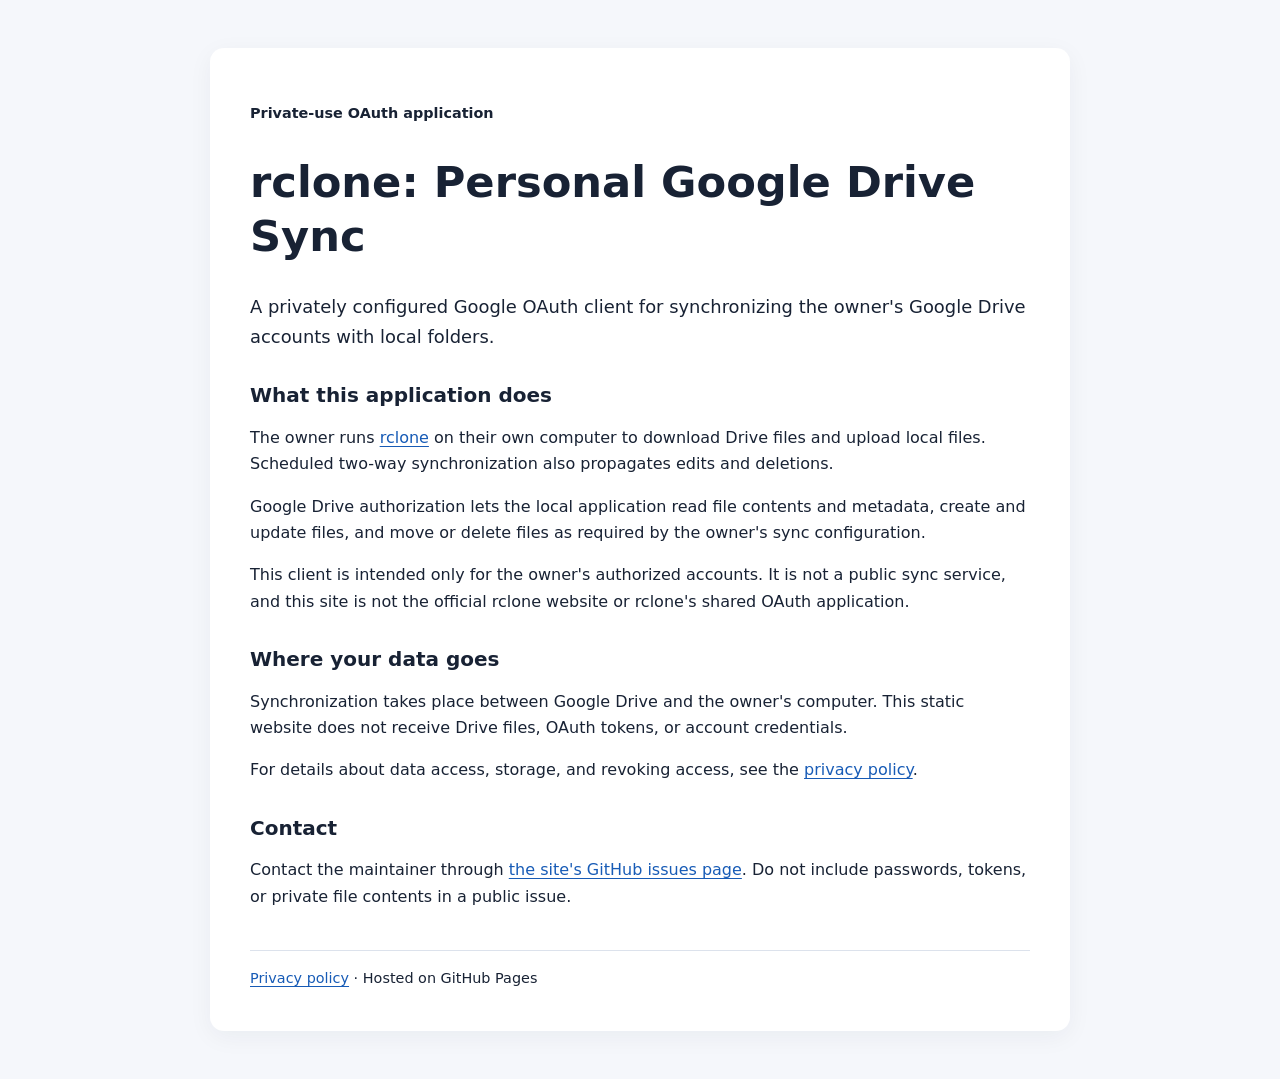
<file: index.html>
<!doctype html>
<html lang="en">
<head>
  <meta charset="utf-8">
  <meta name="viewport" content="width=device-width, initial-scale=1">
  <meta name="description" content="Homepage for a privately configured rclone Google Drive sync application.">
  <title>rclone · Personal Google Drive Sync</title>
  <link rel="stylesheet" href="style.css">
</head>
<body>
  <main>
    <header>
      <p class="eyebrow">Private-use OAuth application</p>
      <h1>rclone: Personal Google Drive Sync</h1>
      <p class="intro">A privately configured Google OAuth client for synchronizing the owner's Google Drive accounts with local folders.</p>
    </header>
    <section aria-labelledby="purpose">
      <h2 id="purpose">What this application does</h2>
      <p>The owner runs <a href="https://rclone.org/">rclone</a> on their own computer to download Drive files and upload local files. Scheduled two-way synchronization also propagates edits and deletions.</p>
      <p>Google Drive authorization lets the local application read file contents and metadata, create and update files, and move or delete files as required by the owner's sync configuration.</p>
      <p>This client is intended only for the owner's authorized accounts. It is not a public sync service, and this site is not the official rclone website or rclone's shared OAuth application.</p>
    </section>
    <section aria-labelledby="data">
      <h2 id="data">Where your data goes</h2>
      <p>Synchronization takes place between Google Drive and the owner's computer. This static website does not receive Drive files, OAuth tokens, or account credentials.</p>
      <p>For details about data access, storage, and revoking access, see the <a href="privacy.html">privacy policy</a>.</p>
    </section>
    <section aria-labelledby="contact">
      <h2 id="contact">Contact</h2>
      <p>Contact the maintainer through <a href="https://github.com/TheTriumphantFox/google-drive-sync-oauth-site/issues">the site's GitHub issues page</a>. Do not include passwords, tokens, or private file contents in a public issue.</p>
    </section>
    <footer><a href="privacy.html">Privacy policy</a> · Hosted on GitHub Pages</footer>
  </main>
</body>
</html>
</file>
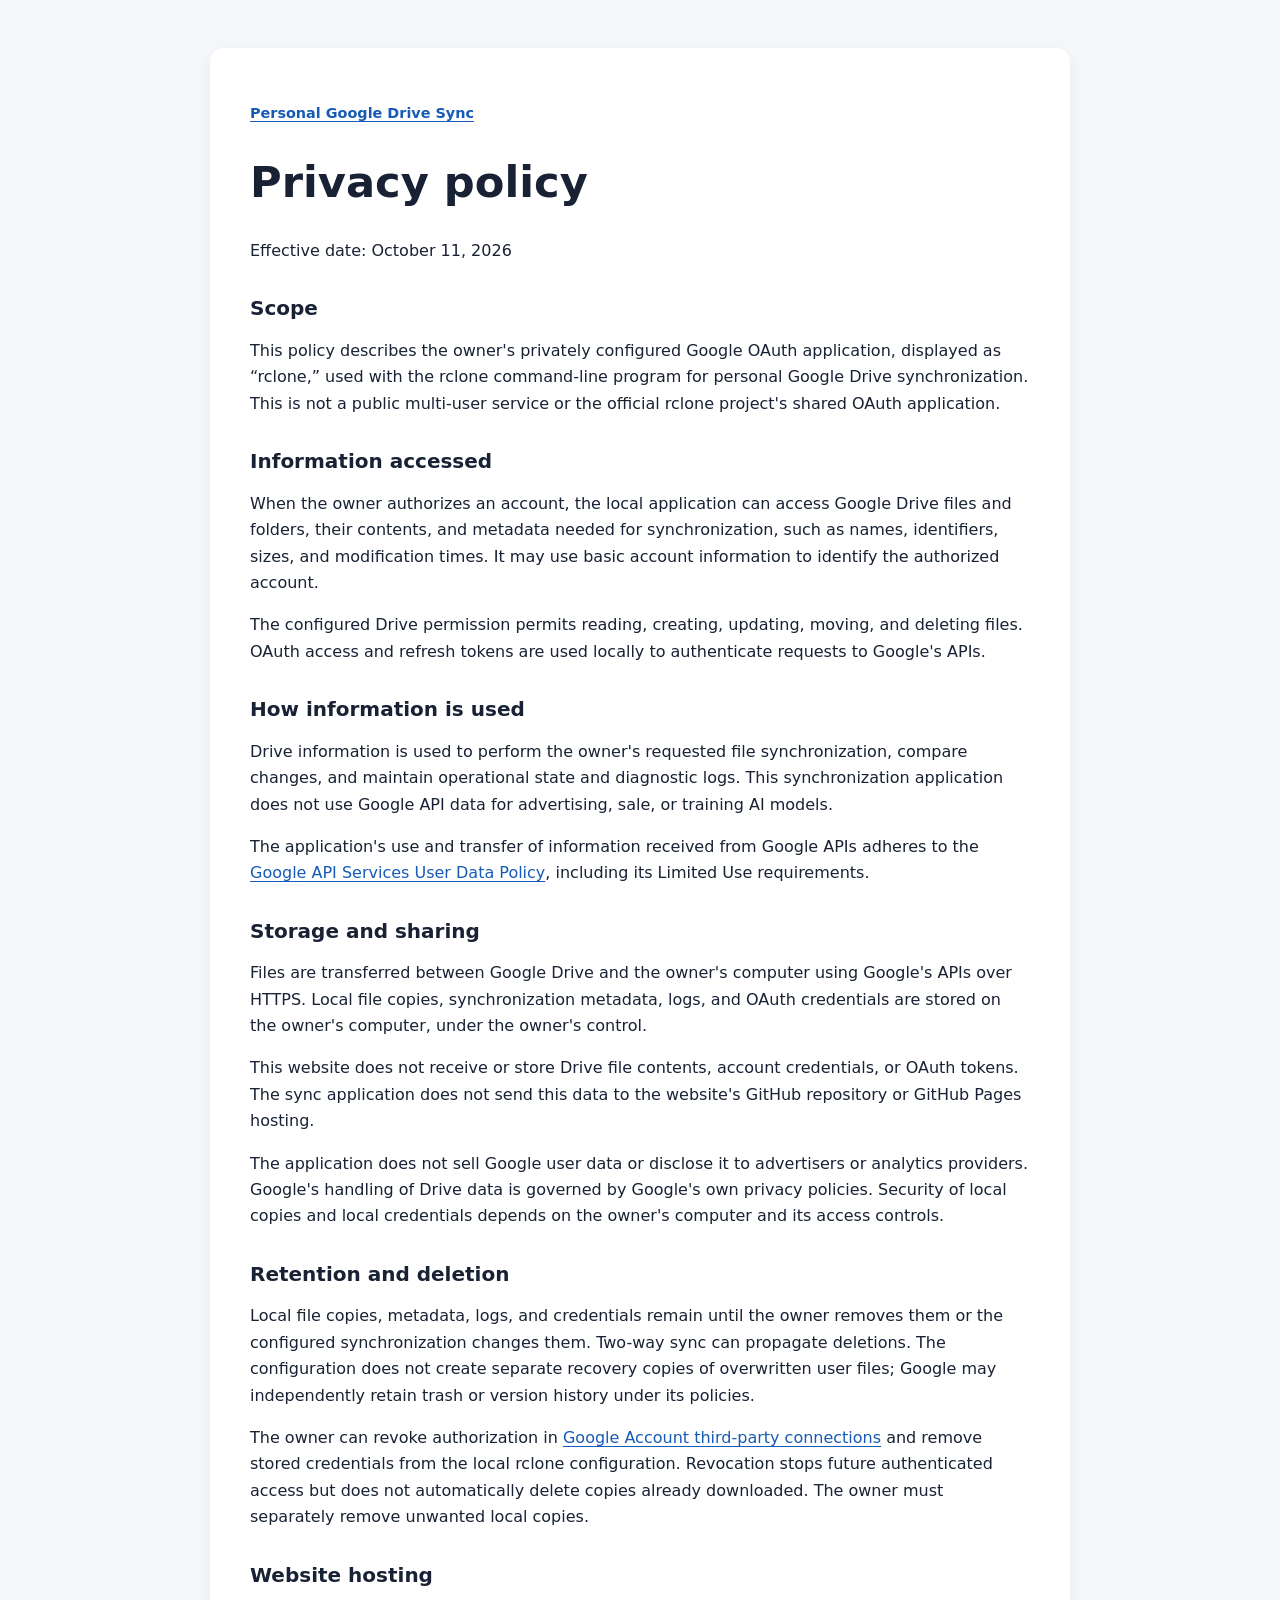
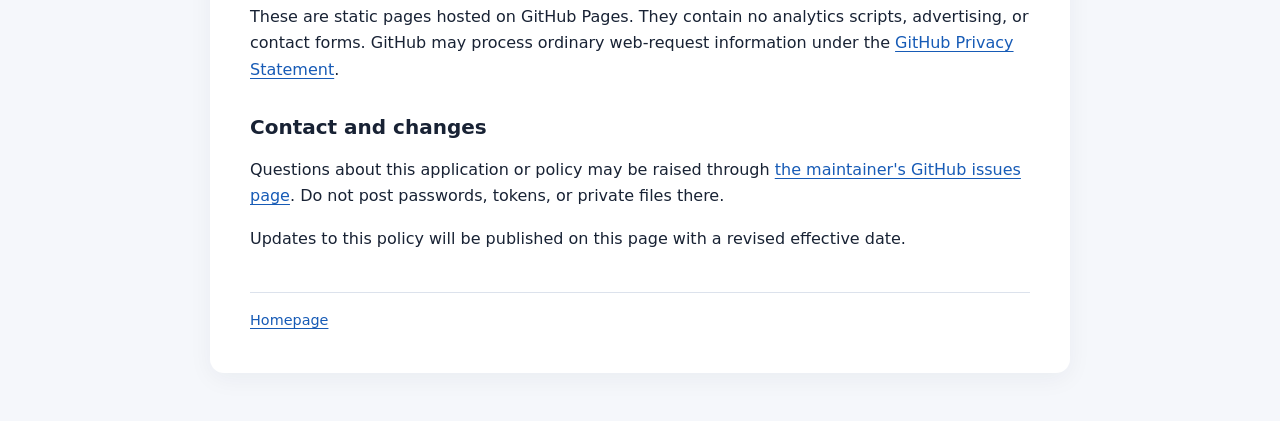
<file: privacy.html>
<!doctype html>
<html lang="en">
<head>
  <meta charset="utf-8">
  <meta name="viewport" content="width=device-width, initial-scale=1">
  <meta name="description" content="Privacy policy for a private-use rclone Google Drive synchronization OAuth client.">
  <title>Privacy Policy · Personal Google Drive Sync</title>
  <link rel="stylesheet" href="style.css">
</head>
<body>
  <main>
    <header>
      <p class="eyebrow"><a href="index.html">Personal Google Drive Sync</a></p>
      <h1>Privacy policy</h1>
      <p>Effective date: October 11, 2026</p>
    </header>
    <section aria-labelledby="scope">
      <h2 id="scope">Scope</h2>
      <p>This policy describes the owner's privately configured Google OAuth application, displayed as “rclone,” used with the rclone command-line program for personal Google Drive synchronization. This is not a public multi-user service or the official rclone project's shared OAuth application.</p>
    </section>
    <section aria-labelledby="access">
      <h2 id="access">Information accessed</h2>
      <p>When the owner authorizes an account, the local application can access Google Drive files and folders, their contents, and metadata needed for synchronization, such as names, identifiers, sizes, and modification times. It may use basic account information to identify the authorized account.</p>
      <p>The configured Drive permission permits reading, creating, updating, moving, and deleting files. OAuth access and refresh tokens are used locally to authenticate requests to Google's APIs.</p>
    </section>
    <section aria-labelledby="use">
      <h2 id="use">How information is used</h2>
      <p>Drive information is used to perform the owner's requested file synchronization, compare changes, and maintain operational state and diagnostic logs. This synchronization application does not use Google API data for advertising, sale, or training AI models.</p>
      <p>The application's use and transfer of information received from Google APIs adheres to the <a href="https://developers.google.com/terms/api-services-user-data-policy">Google API Services User Data Policy</a>, including its Limited Use requirements.</p>
    </section>
    <section aria-labelledby="storage">
      <h2 id="storage">Storage and sharing</h2>
      <p>Files are transferred between Google Drive and the owner's computer using Google's APIs over HTTPS. Local file copies, synchronization metadata, logs, and OAuth credentials are stored on the owner's computer, under the owner's control.</p>
      <p>This website does not receive or store Drive file contents, account credentials, or OAuth tokens. The sync application does not send this data to the website's GitHub repository or GitHub Pages hosting.</p>
      <p>The application does not sell Google user data or disclose it to advertisers or analytics providers. Google's handling of Drive data is governed by Google's own privacy policies. Security of local copies and local credentials depends on the owner's computer and its access controls.</p>
    </section>
    <section aria-labelledby="retention">
      <h2 id="retention">Retention and deletion</h2>
      <p>Local file copies, metadata, logs, and credentials remain until the owner removes them or the configured synchronization changes them. Two-way sync can propagate deletions. The configuration does not create separate recovery copies of overwritten user files; Google may independently retain trash or version history under its policies.</p>
      <p>The owner can revoke authorization in <a href="https://myaccount.google.com/connections">Google Account third-party connections</a> and remove stored credentials from the local rclone configuration. Revocation stops future authenticated access but does not automatically delete copies already downloaded. The owner must separately remove unwanted local copies.</p>
    </section>
    <section aria-labelledby="website">
      <h2 id="website">Website hosting</h2>
      <p>These are static pages hosted on GitHub Pages. They contain no analytics scripts, advertising, or contact forms. GitHub may process ordinary web-request information under the <a href="https://docs.github.com/en/site-policy/privacy-policies/github-general-privacy-statement">GitHub Privacy Statement</a>.</p>
    </section>
    <section aria-labelledby="contact">
      <h2 id="contact">Contact and changes</h2>
      <p>Questions about this application or policy may be raised through <a href="https://github.com/TheTriumphantFox/google-drive-sync-oauth-site/issues">the maintainer's GitHub issues page</a>. Do not post passwords, tokens, or private files there.</p>
      <p>Updates to this policy will be published on this page with a revised effective date.</p>
    </section>
    <footer><a href="index.html">Homepage</a></footer>
  </main>
</body>
</html>
</file>
<file: style.css>
:root { color-scheme: light dark; font-family: system-ui, sans-serif; line-height: 1.65; }
body { margin: 0; background: #f5f7fb; color: #182234; }
main { max-width: 780px; margin: 3rem auto; padding: 2.5rem; background: #fff; border-radius: 14px; box-shadow: 0 6px 25px #1822340d; }
h1, h2 { line-height: 1.25; }
h1 { font-size: clamp(1.8rem, 5vw, 2.7rem); }
h2 { margin-top: 2rem; font-size: 1.25rem; }
a { color: #175bb6; text-underline-offset: 3px; }
a:focus-visible { outline: 3px solid #175bb6; outline-offset: 4px; }
.eyebrow { font-size: .9rem; font-weight: 650; }
.intro { font-size: 1.12rem; }
footer { margin-top: 2.5rem; padding-top: 1rem; border-top: 1px solid #dce2ec; font-size: .9rem; }
@media (max-width: 600px) { main { margin: 1rem; padding: 1.25rem; } }
@media (prefers-color-scheme: dark) {
  body { background: #111827; color: #e5ebf4; }
  main { background: #1b2638; }
  a { color: #9bc6ff; }
  footer { border-color: #35435a; }
}
</file>
